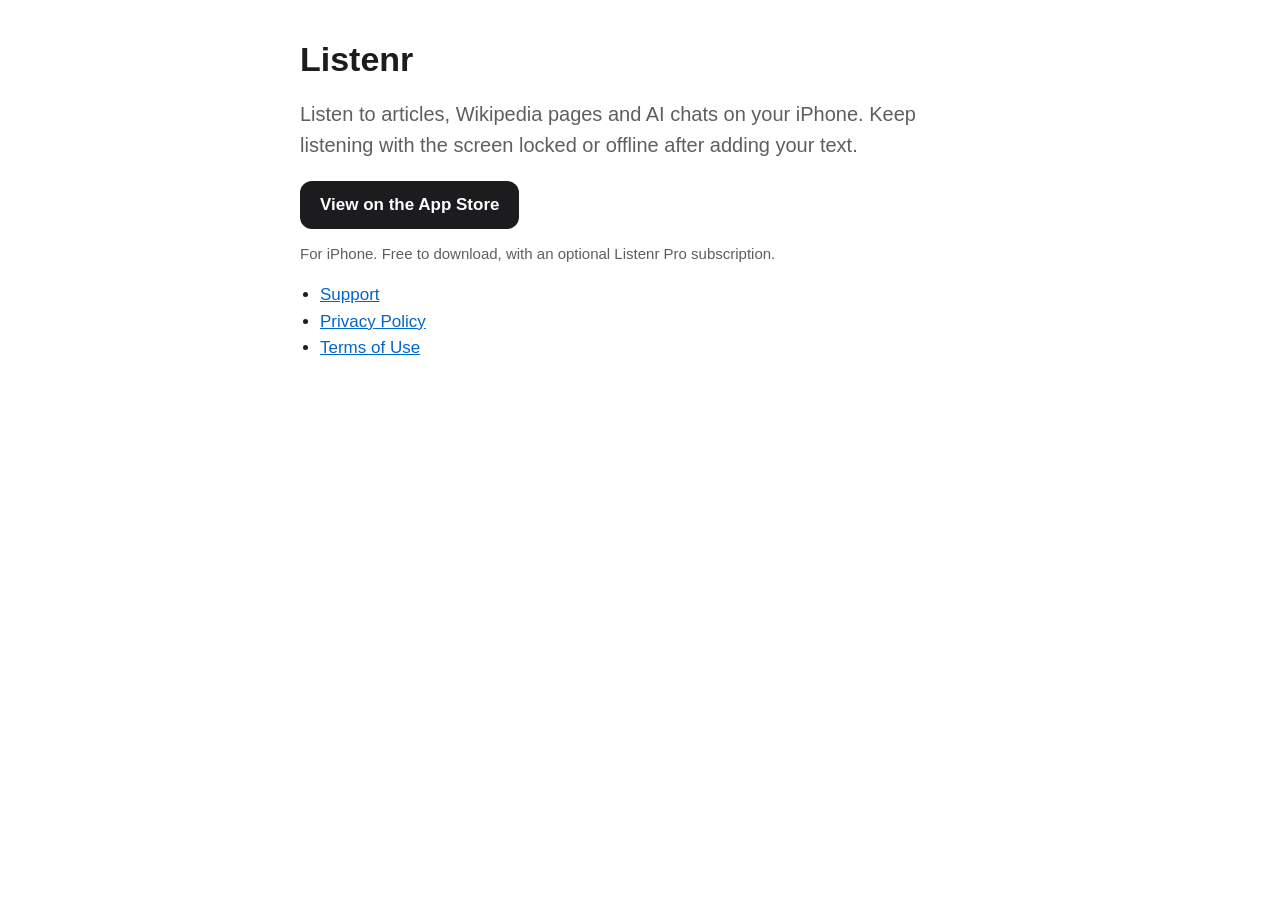
<file: index.html>
<!doctype html>
<html lang="en">
<head>
<meta charset="utf-8">
<meta name="viewport" content="width=device-width, initial-scale=1">
<meta name="apple-itunes-app" content="app-id=6826977800">
<title>Listenr</title>
<link rel="stylesheet" href="style.css">
</head>
<body>
<main>
<h1>Listenr</h1>
<p class="lead">Listen to articles, Wikipedia pages and AI chats on your iPhone. Keep listening with the screen locked or offline after adding your text.</p>
<p><a class="store-link" href="https://apps.apple.com/app/apple-store/id6826977800?pt=129678914&amp;ct=website&amp;mt=8">View on the App Store</a></p>
<p class="store-note">For iPhone. Free to download, with an optional Listenr Pro subscription.</p>
<ul class="links">
<li><a href="support.html">Support</a></li>
<li><a href="privacy.html">Privacy Policy</a></li>
<li><a href="terms.html">Terms of Use</a></li>
</ul>
</main>
</body>
</html>
</file>
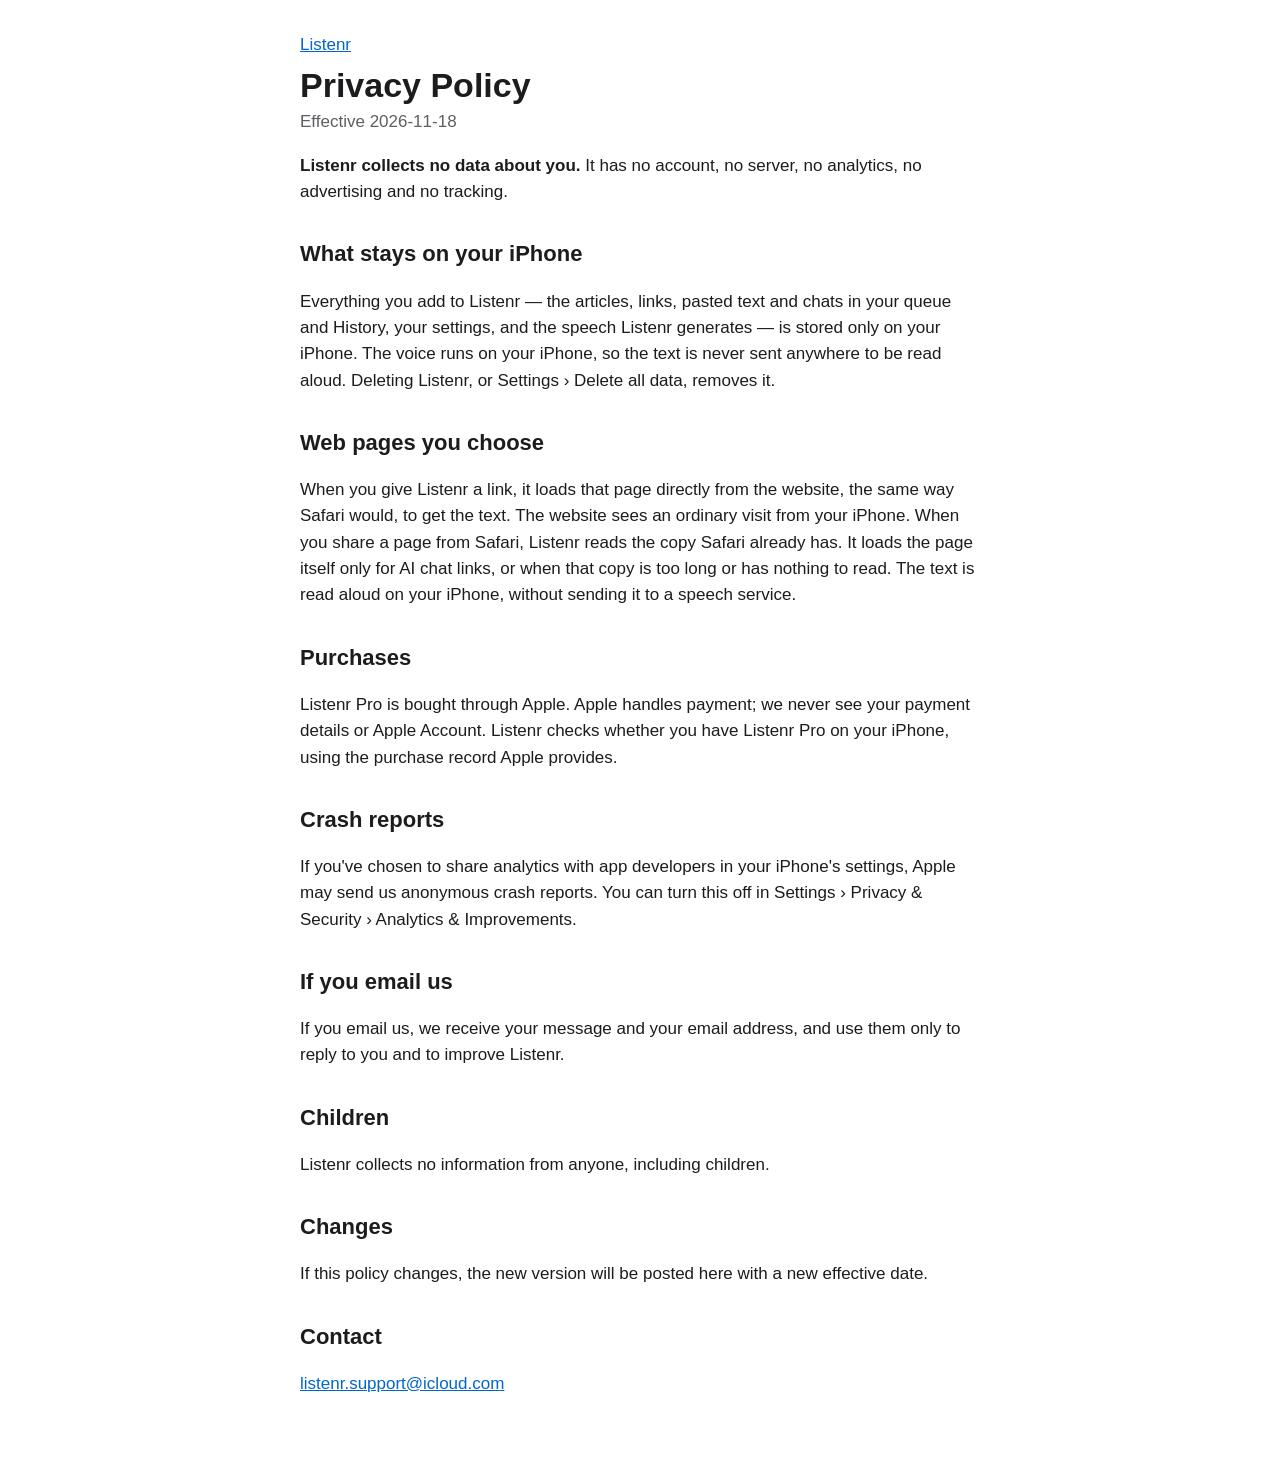
<file: privacy.html>
<!doctype html>
<html lang="en">
<head>
<meta charset="utf-8">
<meta name="viewport" content="width=device-width, initial-scale=1">
<title>Listenr Privacy Policy</title>
<link rel="stylesheet" href="style.css">
</head>
<body>
<main>
<p class="back"><a href="index.html">Listenr</a></p>
<h1>Privacy Policy</h1>
<p class="date">Effective <!-- LAUNCH DATE -->2026-11-18</p>

<p><strong>Listenr collects no data about you.</strong> It has no account, no server, no analytics, no advertising and no tracking.</p>

<h2>What stays on your iPhone</h2>
<p>Everything you add to Listenr — the articles, links, pasted text and chats in your queue and History, your settings, and the speech Listenr generates — is stored only on your iPhone. The voice runs on your iPhone, so the text is never sent anywhere to be read aloud. Deleting Listenr, or Settings › Delete all data, removes it.</p>

<h2>Web pages you choose</h2>
<p>When you give Listenr a link, it loads that page directly from the website, the same way Safari would, to get the text. The website sees an ordinary visit from your iPhone. When you share a page from Safari, Listenr reads the copy Safari already has. It loads the page itself only for AI chat links, or when that copy is too long or has nothing to read. The text is read aloud on your iPhone, without sending it to a speech service.</p>

<h2>Purchases</h2>
<p>Listenr Pro is bought through Apple. Apple handles payment; we never see your payment details or Apple Account. Listenr checks whether you have Listenr Pro on your iPhone, using the purchase record Apple provides.</p>

<h2>Crash reports</h2>
<p>If you've chosen to share analytics with app developers in your iPhone's settings, Apple may send us anonymous crash reports. You can turn this off in Settings › Privacy &amp; Security › Analytics &amp; Improvements.</p>

<h2>If you email us</h2>
<p>If you email us, we receive your message and your email address, and use them only to reply to you and to improve Listenr.</p>

<h2>Children</h2>
<p>Listenr collects no information from anyone, including children.</p>

<h2>Changes</h2>
<p>If this policy changes, the new version will be posted here with a new effective date.</p>

<h2>Contact</h2>
<p><a href="mailto:listenr.support@icloud.com">listenr.support@icloud.com</a></p>
</main>
</body>
</html>
</file>
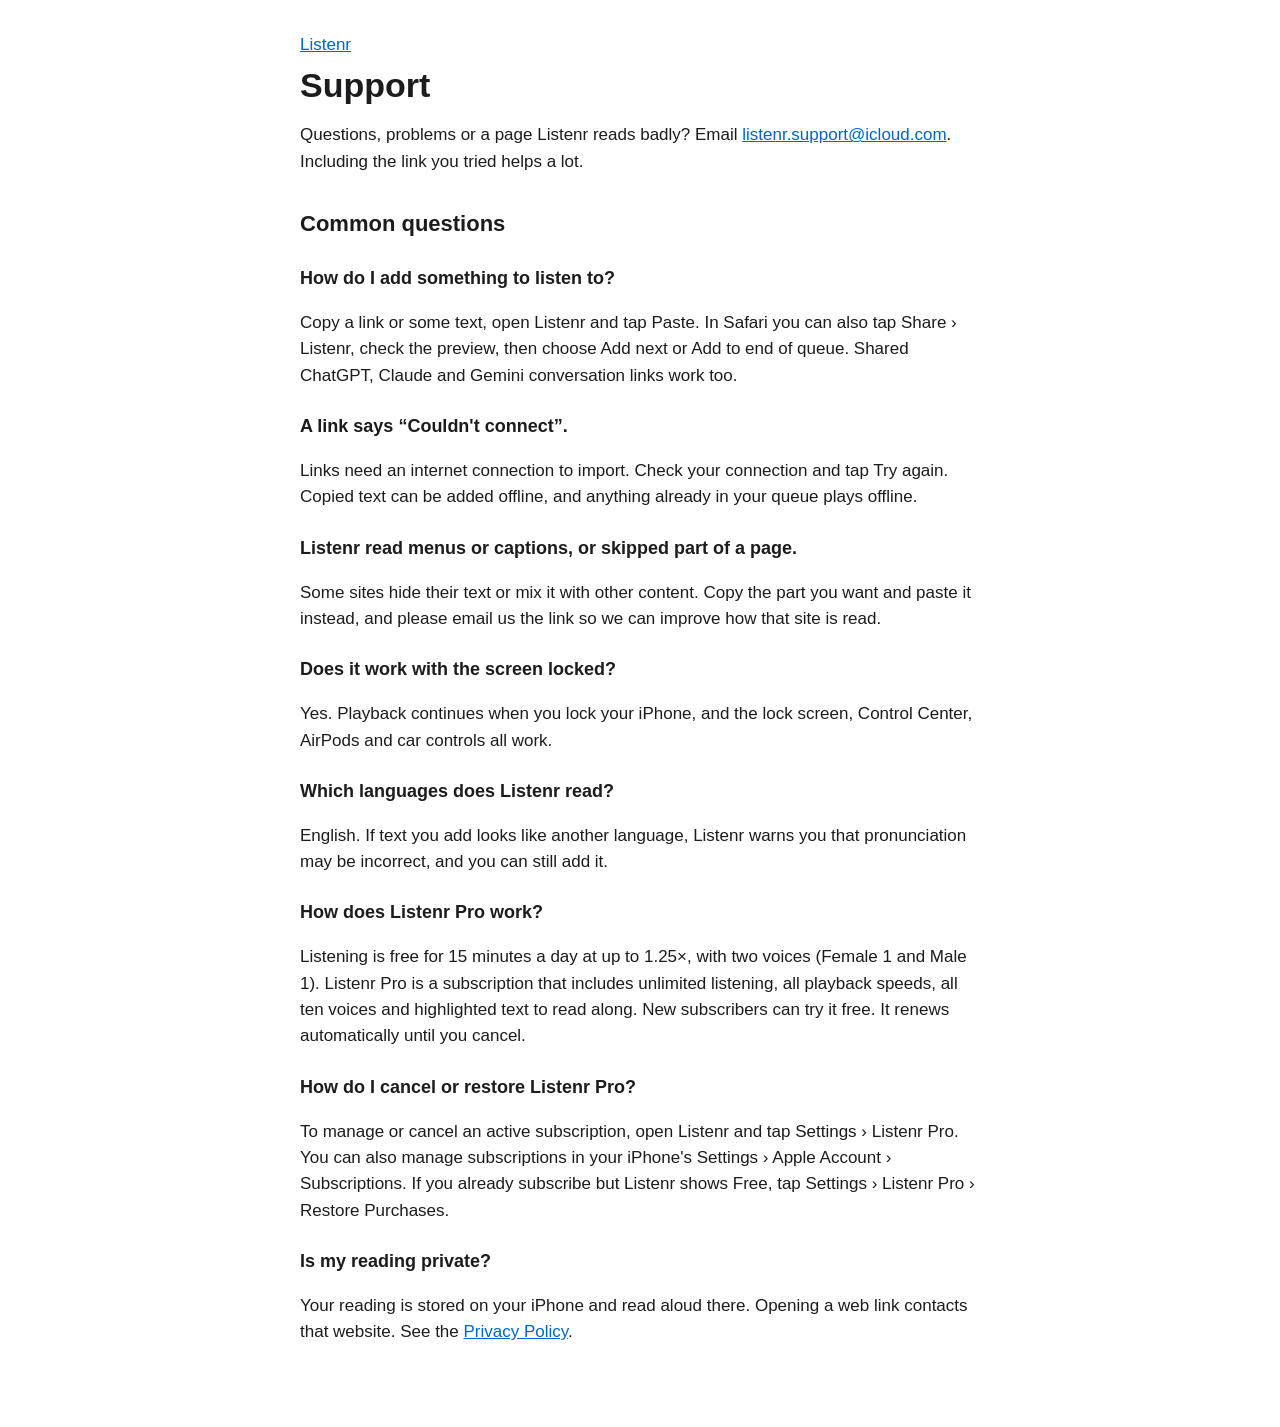
<file: support.html>
<!doctype html>
<html lang="en">
<head>
<meta charset="utf-8">
<meta name="viewport" content="width=device-width, initial-scale=1">
<title>Listenr Support</title>
<link rel="stylesheet" href="style.css">
</head>
<body>
<main>
<p class="back"><a href="index.html">Listenr</a></p>
<h1>Support</h1>
<p>Questions, problems or a page Listenr reads badly? Email <a href="mailto:listenr.support@icloud.com">listenr.support@icloud.com</a>. Including the link you tried helps a lot.</p>

<h2>Common questions</h2>

<h3>How do I add something to listen to?</h3>
<p>Copy a link or some text, open Listenr and tap Paste. In Safari you can also tap Share › Listenr, check the preview, then choose Add next or Add to end of queue. Shared ChatGPT, Claude and Gemini conversation links work too.</p>

<h3>A link says “Couldn't connect”.</h3>
<p>Links need an internet connection to import. Check your connection and tap Try again. Copied text can be added offline, and anything already in your queue plays offline.</p>

<h3>Listenr read menus or captions, or skipped part of a page.</h3>
<p>Some sites hide their text or mix it with other content. Copy the part you want and paste it instead, and please email us the link so we can improve how that site is read.</p>

<h3>Does it work with the screen locked?</h3>
<p>Yes. Playback continues when you lock your iPhone, and the lock screen, Control Center, AirPods and car controls all work.</p>

<h3>Which languages does Listenr read?</h3>
<p>English. If text you add looks like another language, Listenr warns you that pronunciation may be incorrect, and you can still add it.</p>

<h3>How does Listenr Pro work?</h3>
<p>Listening is free for 15 minutes a day at up to 1.25×, with two voices (Female 1 and Male 1). Listenr Pro is a subscription that includes unlimited listening, all playback speeds, all ten voices and highlighted text to read along. New subscribers can try it free. It renews automatically until you cancel.</p>

<h3>How do I cancel or restore Listenr Pro?</h3>
<p>To manage or cancel an active subscription, open Listenr and tap Settings › Listenr Pro. You can also manage subscriptions in your iPhone's Settings › Apple Account › Subscriptions. If you already subscribe but Listenr shows Free, tap Settings › Listenr Pro › Restore Purchases.</p>

<h3>Is my reading private?</h3>
<p>Your reading is stored on your iPhone and read aloud there. Opening a web link contacts that website. See the <a href="privacy.html">Privacy Policy</a>.</p>
</main>
</body>
</html>
</file>
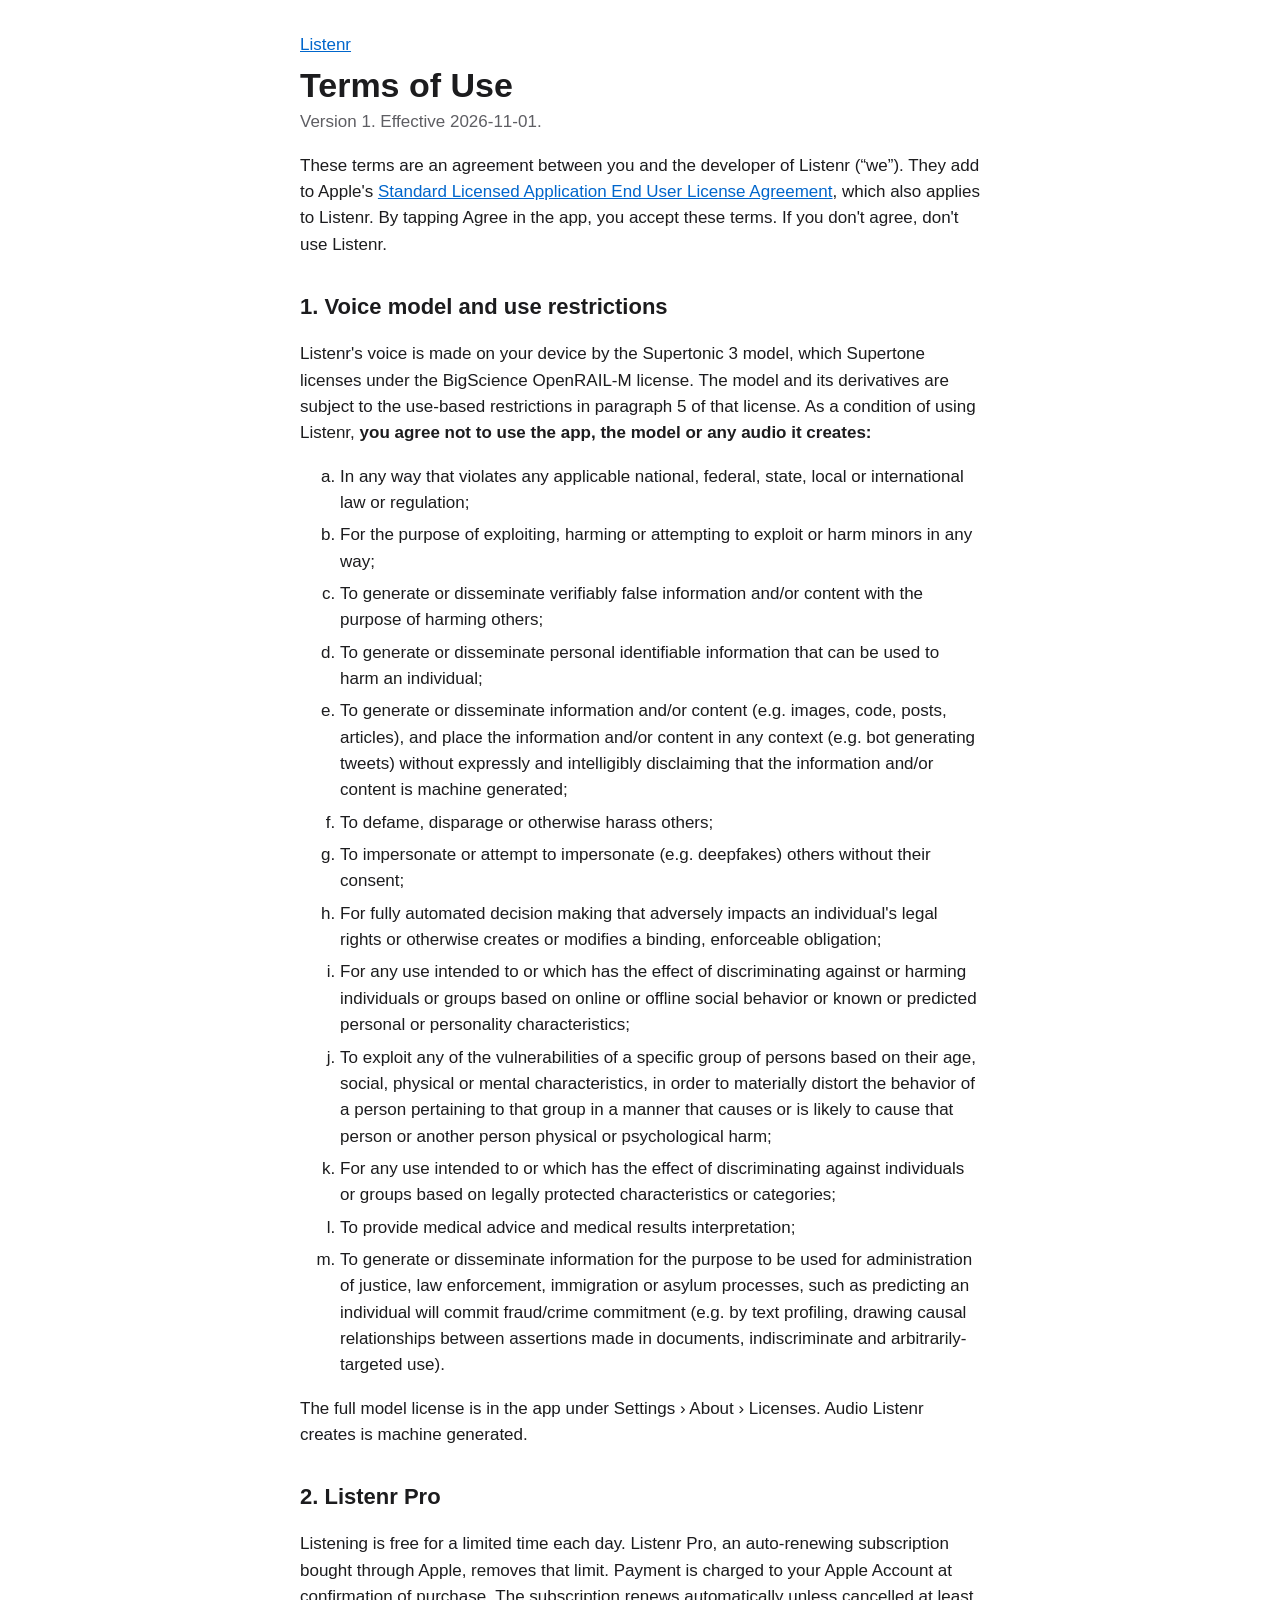
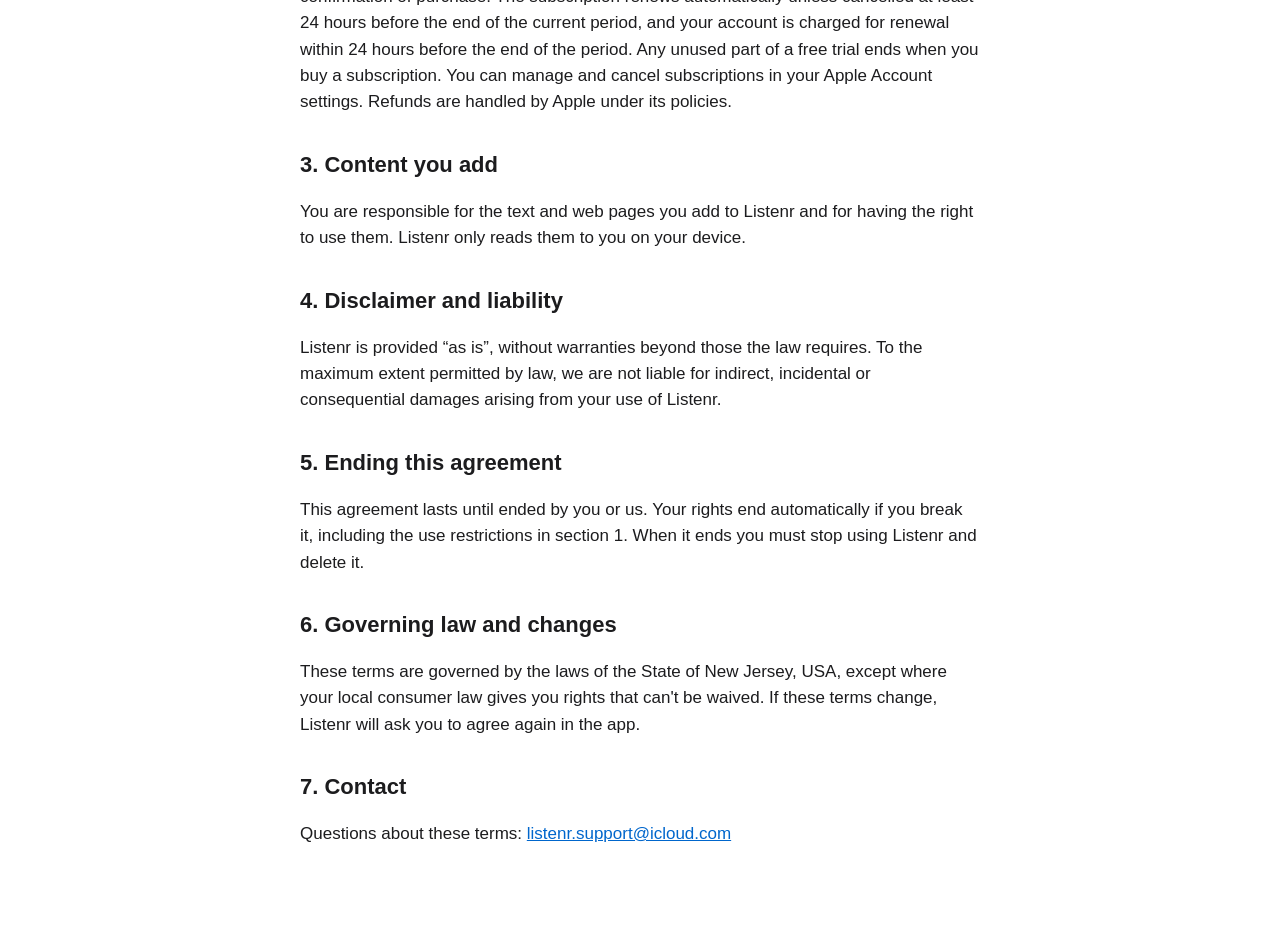
<file: terms.html>
<!doctype html>
<html lang="en">
<head>
<meta charset="utf-8">
<meta name="viewport" content="width=device-width, initial-scale=1">
<title>Listenr Terms of Use</title>
<link rel="stylesheet" href="style.css">
</head>
<body>
<main>
<!-- The same text as Listenr/Resources/Terms/terms-of-use.txt, which users
     agree to in the app. Edit both together, and raise TermsOfUse.version
     when the terms change. Have a lawyer read it before publishing. -->
<p class="back"><a href="index.html">Listenr</a></p>
<h1>Terms of Use</h1>
<p class="date">Version 1. Effective <!-- LAUNCH DATE -->2026-11-01.</p>

<p>These terms are an agreement between you and the developer of Listenr (“we”). They add to Apple's <a href="https://www.apple.com/legal/internet-services/itunes/dev/stdeula/">Standard Licensed Application End User License Agreement</a>, which also applies to Listenr. By tapping Agree in the app, you accept these terms. If you don't agree, don't use Listenr.</p>

<h2>1. Voice model and use restrictions</h2>
<p>Listenr's voice is made on your device by the Supertonic 3 model, which Supertone licenses under the BigScience OpenRAIL-M license. The model and its derivatives are subject to the use-based restrictions in paragraph 5 of that license. As a condition of using Listenr, <strong>you agree not to use the app, the model or any audio it creates:</strong></p>
<ol class="restrictions" type="a">
<li>In any way that violates any applicable national, federal, state, local or international law or regulation;</li>
<li>For the purpose of exploiting, harming or attempting to exploit or harm minors in any way;</li>
<li>To generate or disseminate verifiably false information and/or content with the purpose of harming others;</li>
<li>To generate or disseminate personal identifiable information that can be used to harm an individual;</li>
<li>To generate or disseminate information and/or content (e.g. images, code, posts, articles), and place the information and/or content in any context (e.g. bot generating tweets) without expressly and intelligibly disclaiming that the information and/or content is machine generated;</li>
<li>To defame, disparage or otherwise harass others;</li>
<li>To impersonate or attempt to impersonate (e.g. deepfakes) others without their consent;</li>
<li>For fully automated decision making that adversely impacts an individual's legal rights or otherwise creates or modifies a binding, enforceable obligation;</li>
<li>For any use intended to or which has the effect of discriminating against or harming individuals or groups based on online or offline social behavior or known or predicted personal or personality characteristics;</li>
<li>To exploit any of the vulnerabilities of a specific group of persons based on their age, social, physical or mental characteristics, in order to materially distort the behavior of a person pertaining to that group in a manner that causes or is likely to cause that person or another person physical or psychological harm;</li>
<li>For any use intended to or which has the effect of discriminating against individuals or groups based on legally protected characteristics or categories;</li>
<li>To provide medical advice and medical results interpretation;</li>
<li>To generate or disseminate information for the purpose to be used for administration of justice, law enforcement, immigration or asylum processes, such as predicting an individual will commit fraud/crime commitment (e.g. by text profiling, drawing causal relationships between assertions made in documents, indiscriminate and arbitrarily-targeted use).</li>
</ol>
<p>The full model license is in the app under Settings › About › Licenses. Audio Listenr creates is machine generated.</p>

<h2>2. Listenr Pro</h2>
<p>Listening is free for a limited time each day. Listenr Pro, an auto-renewing subscription bought through Apple, removes that limit. Payment is charged to your Apple Account at confirmation of purchase. The subscription renews automatically unless cancelled at least 24 hours before the end of the current period, and your account is charged for renewal within 24 hours before the end of the period. Any unused part of a free trial ends when you buy a subscription. You can manage and cancel subscriptions in your Apple Account settings. Refunds are handled by Apple under its policies.</p>

<h2>3. Content you add</h2>
<p>You are responsible for the text and web pages you add to Listenr and for having the right to use them. Listenr only reads them to you on your device.</p>

<h2>4. Disclaimer and liability</h2>
<p>Listenr is provided “as is”, without warranties beyond those the law requires. To the maximum extent permitted by law, we are not liable for indirect, incidental or consequential damages arising from your use of Listenr.</p>

<h2>5. Ending this agreement</h2>
<p>This agreement lasts until ended by you or us. Your rights end automatically if you break it, including the use restrictions in section 1. When it ends you must stop using Listenr and delete it.</p>

<h2>6. Governing law and changes</h2>
<p>These terms are governed by the laws of the State of New Jersey, USA, except where your local consumer law gives you rights that can't be waived. If these terms change, Listenr will ask you to agree again in the app.</p>

<h2>7. Contact</h2>
<p>Questions about these terms: <a href="mailto:listenr.support@icloud.com">listenr.support@icloud.com</a></p>
</main>
</body>
</html>
</file>
<file: style.css>
:root {
  color-scheme: light dark;
  --bg: #ffffff;
  --ink: #1c1c1e;
  --muted: #5e5e63;
  --link: #0066cc;
}
@media (prefers-color-scheme: dark) {
  :root { --bg: #000000; --ink: #f2f2f7; --muted: #aeaeb2; --link: #0a84ff; }
}
body {
  margin: 0;
  background: var(--bg);
  color: var(--ink);
  font: 17px/1.55 -apple-system, BlinkMacSystemFont, "Segoe UI", sans-serif;
}
main { max-width: 680px; margin: 0 auto; padding: 32px 16px 64px; }
h1 { font-size: 34px; line-height: 1.15; margin: 8px 0 4px; }
h2 { font-size: 22px; margin: 32px 0 8px; }
h3 { font-size: 18px; margin: 24px 0 4px; }
a { color: var(--link); }
.back, .date { color: var(--muted); margin: 0; }
.lead { font-size: 20px; color: var(--muted); }
.store-link {
  display: inline-flex;
  align-items: center;
  min-height: 48px;
  padding: 0 20px;
  border-radius: 12px;
  background: var(--ink);
  color: var(--bg);
  font-weight: 600;
  text-decoration: none;
}
.store-note { color: var(--muted); font-size: 15px; margin-top: -4px; }
.links { padding-left: 20px; }
ol.restrictions li { margin-bottom: 6px; }
</file>
